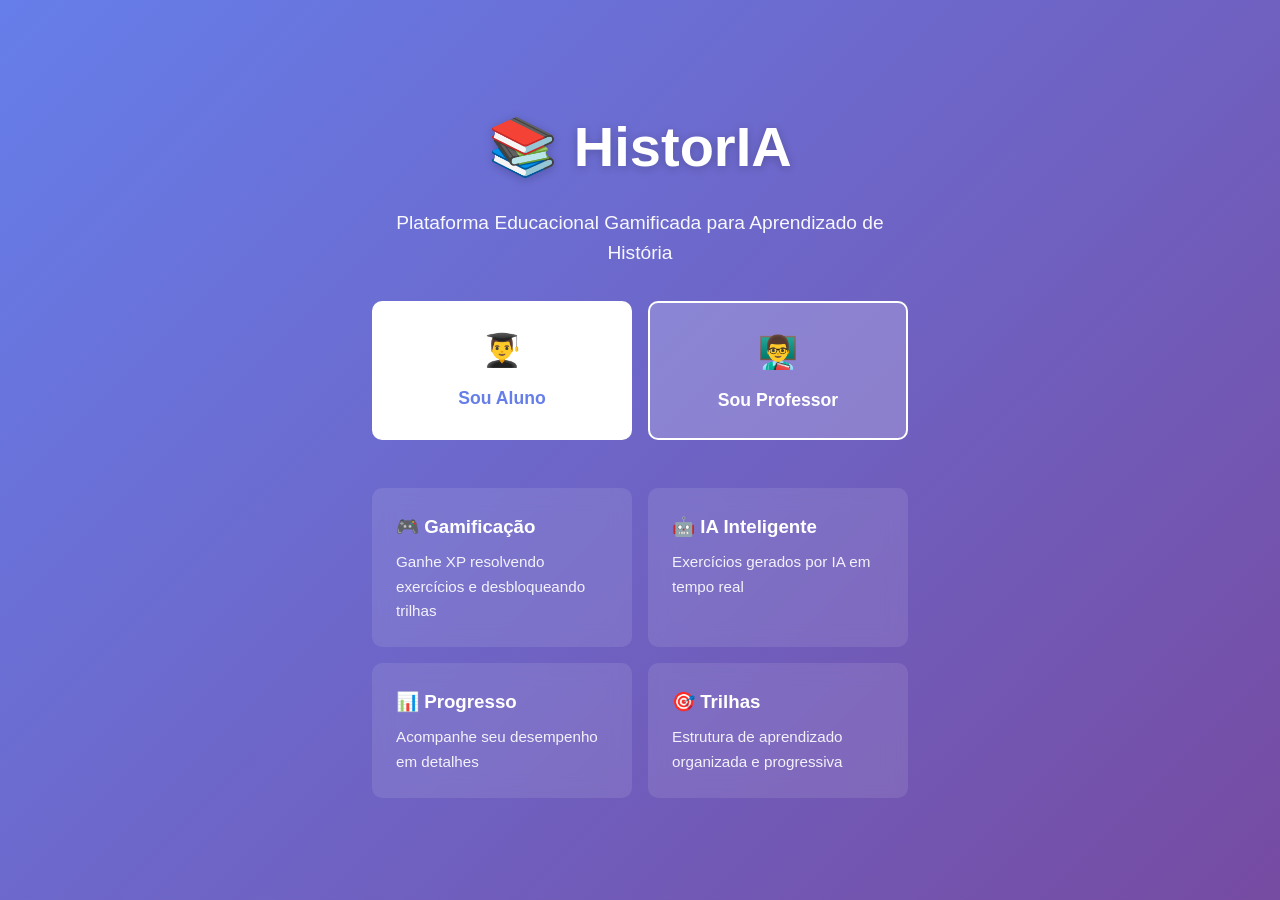
<file: frontend/index.html>
<!DOCTYPE html>
<html lang="pt-BR">
<head>
  <meta charset="UTF-8">
  <meta name="viewport" content="width=device-width, initial-scale=1.0">
  <title>HistorIA - Plataforma Educacional Gamificada</title>
  <link rel="stylesheet" href="css/style.css">
  <style>
    .landing {
      min-height: 100vh;
      background: linear-gradient(135deg, #667eea 0%, #764ba2 100%);
      display: flex;
      align-items: center;
      justify-content: center;
      color: white;
    }

    .landing-content {
      text-align: center;
      max-width: 600px;
      padding: 2rem;
    }

    .landing h1 {
      font-size: 3.5rem;
      margin: 0 0 1rem 0;
      text-shadow: 0 2px 10px rgba(0, 0, 0, 0.2);
    }

    .landing p {
      font-size: 1.2rem;
      margin-bottom: 2rem;
      opacity: 0.95;
    }

    .landing-buttons {
      display: grid;
      grid-template-columns: 1fr 1fr;
      gap: 1rem;
      margin-top: 2rem;
    }

    .landing-button {
      padding: 1.5rem;
      border-radius: 10px;
      border: none;
      font-size: 1.1rem;
      font-weight: 600;
      cursor: pointer;
      transition: all 0.3s;
      text-decoration: none;
      display: flex;
      flex-direction: column;
      align-items: center;
      gap: 0.5rem;
    }

    .btn-aluno {
      background: white;
      color: #667eea;
    }

    .btn-aluno:hover {
      transform: translateY(-5px);
      box-shadow: 0 10px 30px rgba(0, 0, 0, 0.2);
    }

    .btn-professor {
      background: rgba(255, 255, 255, 0.2);
      color: white;
      border: 2px solid white;
    }

    .btn-professor:hover {
      background: white;
      color: #667eea;
      transform: translateY(-5px);
    }

    .features {
      display: grid;
      grid-template-columns: repeat(auto-fit, minmax(200px, 1fr));
      gap: 1rem;
      margin-top: 3rem;
      text-align: left;
    }

    .feature {
      background: rgba(255, 255, 255, 0.1);
      padding: 1.5rem;
      border-radius: 10px;
      backdrop-filter: blur(10px);
    }

    .feature h3 {
      margin: 0 0 0.5rem 0;
    }

    .feature p {
      margin: 0;
      font-size: 0.95rem;
      opacity: 0.9;
    }

    @media (max-width: 768px) {
      .landing h1 {
        font-size: 2rem;
      }

      .landing-buttons {
        grid-template-columns: 1fr;
      }

      .features {
        grid-template-columns: 1fr;
      }
    }
  </style>
</head>
<body>
  <div class="landing">
    <div class="landing-content">
      <h1>📚 HistorIA</h1>
      <p>Plataforma Educacional Gamificada para Aprendizado de História</p>

      <div class="landing-buttons">
        <a href="login.html" class="landing-button btn-aluno">
          <div style="font-size: 2rem;">👨‍🎓</div>
          <div>Sou Aluno</div>
        </a>
        <a href="login.html" class="landing-button btn-professor">
          <div style="font-size: 2rem;">👨‍🏫</div>
          <div>Sou Professor</div>
        </a>
      </div>

      <div class="features">
        <div class="feature">
          <h3>🎮 Gamificação</h3>
          <p>Ganhe XP resolvendo exercícios e desbloqueando trilhas</p>
        </div>
        <div class="feature">
          <h3>🤖 IA Inteligente</h3>
          <p>Exercícios gerados por IA em tempo real</p>
        </div>
        <div class="feature">
          <h3>📊 Progresso</h3>
          <p>Acompanhe seu desempenho em detalhes</p>
        </div>
        <div class="feature">
          <h3>🎯 Trilhas</h3>
          <p>Estrutura de aprendizado organizada e progressiva</p>
        </div>
      </div>
    </div>
  </div>

  <script src="js/state.js"></script>
  <script>
    // Se já está logado, redirecionar
    const usuario = JSON.parse(localStorage.getItem("usuario") || "{}");
    if (usuario.id) {
      if (usuario.tipo === "professor") {
        window.location.href = "/professor.html";
      } else {
        window.location.href = "/aluno.html";
      }
    }
  </script>
</body>
</html>
</file>
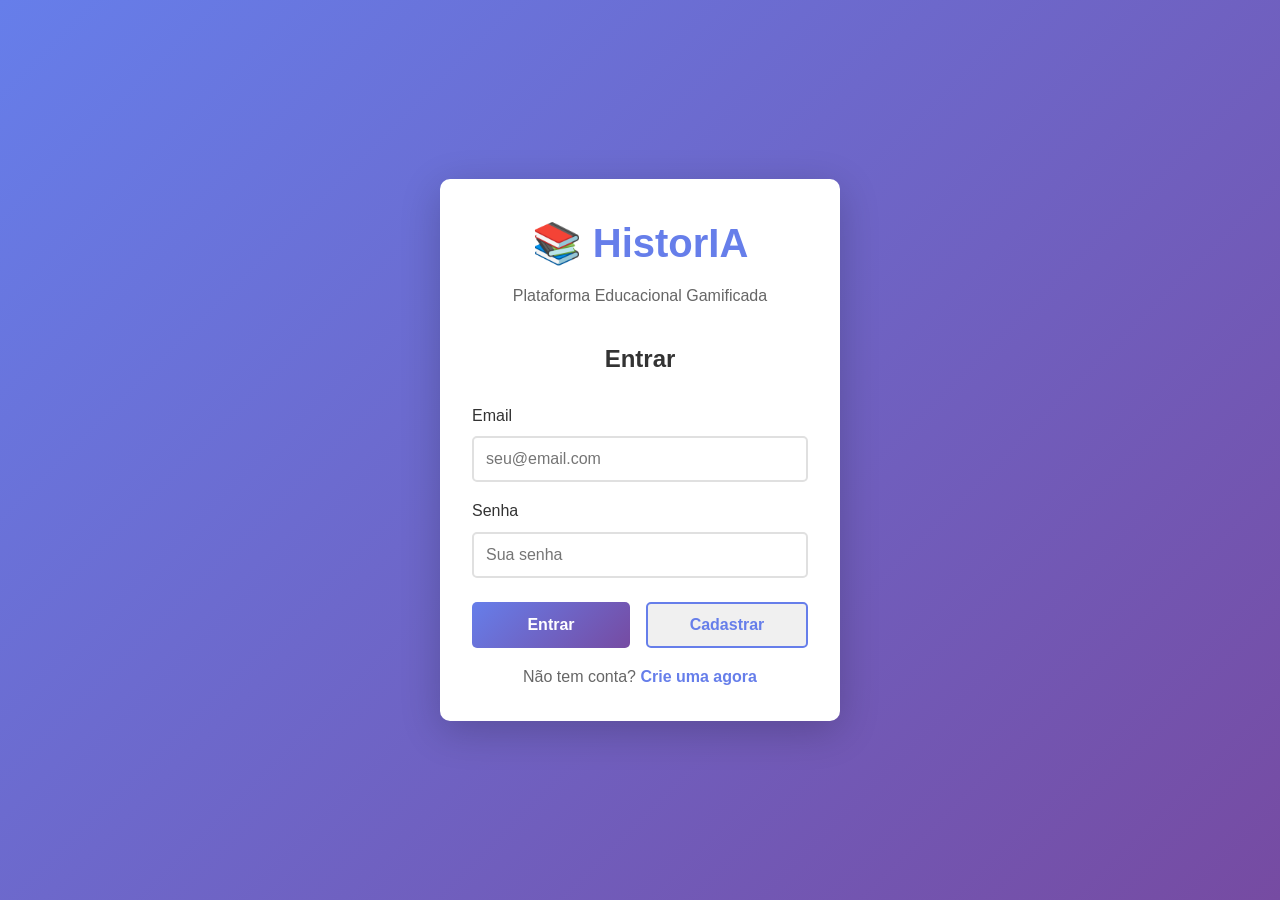
<file: frontend/login.html>
<!DOCTYPE html>
<html lang="pt-BR">
<head>
  <meta charset="UTF-8">
  <meta name="viewport" content="width=device-width, initial-scale=1.0">
  <title>HistorIA - Autenticação</title>
  <link rel="stylesheet" href="css/style.css">
  <style>
    body {
      display: flex;
      justify-content: center;
      align-items: center;
      height: 100vh;
      margin: 0;
      background: linear-gradient(135deg, #667eea 0%, #764ba2 100%);
      font-family: 'Segoe UI', Tahoma, Geneva, Verdana, sans-serif;
    }

    .auth-container {
      background: white;
      padding: 2rem;
      border-radius: 10px;
      box-shadow: 0 10px 40px rgba(0, 0, 0, 0.2);
      width: 100%;
      max-width: 400px;
    }

    .auth-header {
      text-align: center;
      margin-bottom: 2rem;
    }

    .auth-header h1 {
      color: #667eea;
      margin: 0;
      font-size: 2.5rem;
    }

    .auth-header p {
      color: #666;
      margin: 0.5rem 0 0 0;
    }

    .form-group {
      margin-bottom: 1rem;
    }

    label {
      display: block;
      margin-bottom: 0.5rem;
      color: #333;
      font-weight: 500;
    }

    input, select {
      width: 100%;
      padding: 0.75rem;
      border: 2px solid #e0e0e0;
      border-radius: 5px;
      font-size: 1rem;
      transition: border-color 0.3s;
      box-sizing: border-box;
    }

    input:focus, select:focus {
      outline: none;
      border-color: #667eea;
    }

    .form-buttons {
      display: flex;
      gap: 1rem;
      margin-top: 1.5rem;
    }

    .btn {
      flex: 1;
      padding: 0.75rem;
      border: none;
      border-radius: 5px;
      font-size: 1rem;
      font-weight: 600;
      cursor: pointer;
      transition: all 0.3s;
    }

    .btn-primary {
      background: linear-gradient(135deg, #667eea 0%, #764ba2 100%);
      color: white;
    }

    .btn-primary:hover {
      transform: translateY(-2px);
      box-shadow: 0 5px 15px rgba(102, 126, 234, 0.4);
    }

    .btn-secondary {
      background: #f0f0f0;
      color: #667eea;
      border: 2px solid #667eea;
    }

    .btn-secondary:hover {
      background: #667eea;
      color: white;
    }

    .toggle-form {
      text-align: center;
      margin-top: 1rem;
      color: #666;
    }

    .toggle-form a {
      color: #667eea;
      text-decoration: none;
      font-weight: 600;
      cursor: pointer;
    }

    .toggle-form a:hover {
      text-decoration: underline;
    }

    .alert {
      padding: 1rem;
      border-radius: 5px;
      margin-bottom: 1rem;
      display: none;
    }

    .alert.show {
      display: block;
    }

    .alert-error {
      background: #fee;
      color: #c33;
      border: 1px solid #fcc;
    }

    .alert-success {
      background: #efe;
      color: #3c3;
      border: 1px solid #cfc;
    }

    .form-section {
      display: none;
    }

    .form-section.active {
      display: block;
    }

    .tipo-select {
      display: grid;
      grid-template-columns: 1fr 1fr;
      gap: 1rem;
      margin-bottom: 1rem;
    }

    .tipo-option {
      padding: 1rem;
      border: 2px solid #e0e0e0;
      border-radius: 5px;
      text-align: center;
      cursor: pointer;
      transition: all 0.3s;
    }

    .tipo-option:hover {
      border-color: #667eea;
      background: #f7f7ff;
    }

    .tipo-option.selected {
      background: #667eea;
      color: white;
      border-color: #667eea;
    }

    .tipo-option input {
      display: none;
    }
  </style>
</head>
<body>
  <div class="auth-container">
    <div class="auth-header">
      <h1>📚 HistorIA</h1>
      <p>Plataforma Educacional Gamificada</p>
    </div>

    <div id="alert" class="alert"></div>

    <!-- SEÇÃO LOGIN -->
    <div id="loginForm" class="form-section active">
      <h2 style="text-align: center; color: #333; margin-bottom: 1.5rem;">Entrar</h2>
      
      <div class="form-group">
        <label for="loginEmail">Email</label>
        <input type="email" id="loginEmail" placeholder="seu@email.com">
      </div>

      <div class="form-group">
        <label for="loginSenha">Senha</label>
        <input type="password" id="loginSenha" placeholder="Sua senha">
      </div>

      <div class="form-buttons">
        <button class="btn btn-primary" onclick="handleLogin()">Entrar</button>
        <button class="btn btn-secondary" onclick="toggleForm()">Cadastrar</button>
      </div>

      <div class="toggle-form">
        Não tem conta? <a onclick="toggleForm()">Crie uma agora</a>
      </div>
    </div>

    <!-- SEÇÃO REGISTRO -->
    <div id="registerForm" class="form-section">
      <h2 style="text-align: center; color: #333; margin-bottom: 1.5rem;">Cadastrar</h2>
      
      <div class="form-group">
        <label>Tipo de Conta</label>
        <div class="tipo-select" id="tipoSelect">
          <div class="tipo-option" onclick="selecionarTipo('aluno', this)">
            <div style="font-size: 1.5rem; margin-bottom: 0.5rem;">👨‍🎓</div>
            <div>Aluno</div>
          </div>
          <div class="tipo-option" onclick="selecionarTipo('professor', this)">
            <div style="font-size: 1.5rem; margin-bottom: 0.5rem;">👨‍🏫</div>
            <div>Professor</div>
          </div>
        </div>
      </div>

      <div class="form-group">
        <label for="registerNome">Nome</label>
        <input type="text" id="registerNome" placeholder="Seu nome completo">
      </div>

      <div class="form-group">
        <label for="registerEmail">Email</label>
        <input type="email" id="registerEmail" placeholder="seu@email.com">
      </div>

      <div class="form-group">
        <label for="registerSenha">Senha</label>
        <input type="password" id="registerSenha" placeholder="Escolha uma senha forte">
      </div>

      <div class="form-group">
        <label for="registerConfirm">Confirmar Senha</label>
        <input type="password" id="registerConfirm" placeholder="Confirme sua senha">
      </div>

      <div class="form-buttons">
        <button class="btn btn-primary" onclick="handleRegister()">Cadastrar</button>
        <button class="btn btn-secondary" onclick="toggleForm()">Voltar</button>
      </div>

      <div class="toggle-form">
        Já tem conta? <a onclick="toggleForm()">Faça login</a>
      </div>
    </div>
  </div>

  <script src="js/api.js"></script>
  <script src="js/auth.js"></script>
  <script src="js/state.js"></script>

  <script>
    let tipoSelecionado = null;

    function toggleForm() {
      document.getElementById('loginForm').classList.toggle('active');
      document.getElementById('registerForm').classList.toggle('active');
      document.getElementById('alert').classList.remove('show');
      limparFormularios();
    }

    function selecionarTipo(tipo, elemento) {
      tipoSelecionado = tipo;
      document.querySelectorAll('.tipo-option').forEach(el => {
        el.classList.remove('selected');
      });
      elemento.classList.add('selected');
    }

    function mostrarAlerta(mensagem, tipo) {
      const alert = document.getElementById('alert');
      alert.textContent = mensagem;
      alert.className = `alert show alert-${tipo}`;
      setTimeout(() => {
        alert.classList.remove('show');
      }, 4000);
    }

    async function handleLogin() {
      const email = document.getElementById('loginEmail').value.trim();
      const senha = document.getElementById('loginSenha').value;

      if (!email || !senha) {
        mostrarAlerta('❌ Preencha todos os campos', 'error');
        return;
      }

      if (!validarEmail(email)) {
        mostrarAlerta('❌ Email inválido', 'error');
        return;
      }

      try {
        const res = await fetch('/auth/login', {
          method: 'POST',
          headers: { 'Content-Type': 'application/json' },
          body: JSON.stringify({ email, senha })
        });

        const data = await res.json();

        if (!res.ok) {
          mostrarAlerta(`❌ ${data.detail || 'Erro no login'}`, 'error');
          return;
        }

        mostrarAlerta('✅ Login realizado com sucesso!', 'success');
        setUsuario(data.data);
        
        setTimeout(() => {
          if (data.data.tipo === 'professor') {
            window.location.href = '/professor.html';
          } else {
            window.location.href = '/aluno.html';
          }
        }, 1000);

      } catch (erro) {
        mostrarAlerta(`❌ Erro: ${erro.message}`, 'error');
      }
    }

    async function handleRegister() {
      const nome = document.getElementById('registerNome').value.trim();
      const email = document.getElementById('registerEmail').value.trim();
      const senha = document.getElementById('registerSenha').value;
      const confirm = document.getElementById('registerConfirm').value;

      if (!nome || !email || !senha || !confirm) {
        mostrarAlerta('❌ Preencha todos os campos', 'error');
        return;
      }

      if (!validarEmail(email)) {
        mostrarAlerta('❌ Email inválido', 'error');
        return;
      }

      if (senha.length < 6) {
        mostrarAlerta('❌ Senha deve ter no mínimo 6 caracteres', 'error');
        return;
      }

      if (senha !== confirm) {
        mostrarAlerta('❌ As senhas não conferem', 'error');
        return;
      }

      if (!tipoSelecionado) {
        mostrarAlerta('❌ Selecione o tipo de conta', 'error');
        return;
      }

      try {
        const res = await fetch('/auth/registrar', {
          method: 'POST',
          headers: { 'Content-Type': 'application/json' },
          body: JSON.stringify({
            nome,
            email,
            senha,
            tipo: tipoSelecionado
          })
        });

        const data = await res.json();

        if (!res.ok) {
          mostrarAlerta(`❌ ${data.detail || 'Erro no cadastro'}`, 'error');
          return;
        }

        mostrarAlerta('✅ Cadastro realizado com sucesso! Faça login agora.', 'success');
        setTimeout(() => {
          toggleForm();
          limparFormularios();
        }, 1500);

      } catch (erro) {
        mostrarAlerta(`❌ Erro: ${erro.message}`, 'error');
      }
    }

    function limparFormularios() {
      document.getElementById('loginEmail').value = '';
      document.getElementById('loginSenha').value = '';
      document.getElementById('registerNome').value = '';
      document.getElementById('registerEmail').value = '';
      document.getElementById('registerSenha').value = '';
      document.getElementById('registerConfirm').value = '';
      tipoSelecionado = null;
      document.querySelectorAll('.tipo-option').forEach(el => {
        el.classList.remove('selected');
      });
    }

    function validarEmail(email) {
      const regex = /^[^\s@]+@[^\s@]+\.[^\s@]+$/;
      return regex.test(email);
    }

    // Enter para submeter
    document.addEventListener('keypress', (e) => {
      if (e.key === 'Enter') {
        if (document.getElementById('loginForm').classList.contains('active')) {
          handleLogin();
        } else {
          handleRegister();
        }
      }
    });
  </script>
</body>
</html>
</file>
<file: frontend/css/style.css>
/* ========== RESET E VARIÁVEIS ========== */
:root {
  --primary: #667eea;
  --primary-dark: #764ba2;
  --success: #48bb78;
  --danger: #f56565;
  --warning: #f6ad55;
  --gray-light: #f7fafc;
  --gray-dark: #2d3748;
  --spacing: 1rem;
  --border-radius: 8px;
  --shadow: 0 4px 12px rgba(0, 0, 0, 0.1);
}

* {
  margin: 0;
  padding: 0;
  box-sizing: border-box;
}

body {
  font-family: 'Segoe UI', Tahoma, Geneva, Verdana, sans-serif;
  background: #f5f7fa;
  color: #2d3748;
  line-height: 1.6;
}

/* ========== LAYOUT ========== */
.container {
  max-width: 1200px;
  margin: 0 auto;
  padding: var(--spacing);
}

.header {
  background: linear-gradient(135deg, var(--primary) 0%, var(--primary-dark) 100%);
  color: white;
  padding: 2rem;
  border-radius: 0 0 var(--border-radius) var(--border-radius);
  box-shadow: var(--shadow);
  display: flex;
  justify-content: space-between;
  align-items: center;
  margin-bottom: 2rem;
}

.header h1 {
  font-size: 2rem;
  margin: 0;
}

.header .user-info {
  display: flex;
  align-items: center;
  gap: 1rem;
}

.header .user-info span {
  font-size: 0.9rem;
  opacity: 0.9;
}

/* ========== BOTÕES ========== */
.btn {
  padding: 0.75rem 1.5rem;
  border: none;
  border-radius: var(--border-radius);
  font-size: 1rem;
  font-weight: 600;
  cursor: pointer;
  transition: all 0.3s;
  display: inline-block;
}

.btn-primary {
  background: linear-gradient(135deg, var(--primary) 0%, var(--primary-dark) 100%);
  color: white;
}

.btn-primary:hover {
  transform: translateY(-2px);
  box-shadow: 0 8px 20px rgba(102, 126, 234, 0.3);
}

.btn-secondary {
  background: white;
  color: var(--primary);
  border: 2px solid var(--primary);
}

.btn-secondary:hover {
  background: var(--gray-light);
}

.btn-danger {
  background: var(--danger);
  color: white;
}

.btn-danger:hover {
  opacity: 0.9;
}

.btn-success {
  background: var(--success);
  color: white;
}

.btn-success:hover {
  opacity: 0.9;
}

.btn-small {
  padding: 0.5rem 1rem;
  font-size: 0.9rem;
}

.btn-group {
  display: flex;
  gap: 0.5rem;
  flex-wrap: wrap;
}

/* ========== CARD ========== */
.card {
  background: white;
  border-radius: var(--border-radius);
  box-shadow: var(--shadow);
  padding: 1.5rem;
  margin-bottom: 1.5rem;
  transition: all 0.3s;
}

.card:hover {
  box-shadow: 0 8px 20px rgba(0, 0, 0, 0.15);
}

.card-title {
  font-size: 1.25rem;
  font-weight: 700;
  color: var(--gray-dark);
  margin-bottom: 1rem;
  display: flex;
  justify-content: space-between;
  align-items: center;
}

.card-body {
  color: #4a5568;
}

/* ========== FORM ========== */
.form-group {
  margin-bottom: 1.5rem;
}

label {
  display: block;
  margin-bottom: 0.5rem;
  color: var(--gray-dark);
  font-weight: 600;
}

input,
select,
textarea {
  width: 100%;
  padding: 0.75rem;
  border: 2px solid #e2e8f0;
  border-radius: var(--border-radius);
  font-size: 1rem;
  transition: border-color 0.3s;
  font-family: inherit;
}

input:focus,
select:focus,
textarea:focus {
  outline: none;
  border-color: var(--primary);
  box-shadow: 0 0 0 3px rgba(102, 126, 234, 0.1);
}

textarea {
  resize: vertical;
  min-height: 100px;
}

/* ========== GRID ========== */
.grid {
  display: grid;
  gap: var(--spacing);
}

.grid-2 {
  grid-template-columns: repeat(auto-fit, minmax(300px, 1fr));
}

.grid-3 {
  grid-template-columns: repeat(auto-fit, minmax(250px, 1fr));
}

/* ========== ALERT ========== */
.alert {
  padding: 1rem;
  border-radius: var(--border-radius);
  margin-bottom: 1rem;
  display: none;
  border-left: 4px solid;
}

.alert.show {
  display: block;
}

.alert-success {
  background: #c6f6d5;
  color: #22543d;
  border-color: #48bb78;
}

.alert-error {
  background: #fed7d7;
  color: #742a2a;
  border-color: #f56565;
}

.alert-info {
  background: #bee3f8;
  color: #2c5282;
  border-color: #4299e1;
}

/* ========== MODAL ========== */
.modal {
  display: none;
  position: fixed;
  z-index: 1000;
  left: 0;
  top: 0;
  width: 100%;
  height: 100%;
  background: rgba(0, 0, 0, 0.5);
  animation: fadeIn 0.3s;
}

.modal.show {
  display: flex;
  justify-content: center;
  align-items: center;
}

.modal-content {
  background: white;
  padding: 2rem;
  border-radius: var(--border-radius);
  max-width: 500px;
  width: 90%;
  max-height: 90vh;
  overflow-y: auto;
  box-shadow: 0 20px 60px rgba(0, 0, 0, 0.3);
}

.modal-header {
  display: flex;
  justify-content: space-between;
  align-items: center;
  margin-bottom: 1.5rem;
  border-bottom: 2px solid #e2e8f0;
  padding-bottom: 1rem;
}

.modal-header h2 {
  margin: 0;
  color: var(--gray-dark);
}

.modal-close {
  background: none;
  border: none;
  font-size: 1.5rem;
  cursor: pointer;
  color: #718096;
}

.modal-close:hover {
  color: var(--gray-dark);
}

/* ========== LISTA ========== */
.list {
  list-style: none;
}

.list-item {
  padding: 1rem;
  border-bottom: 1px solid #e2e8f0;
  display: flex;
  justify-content: space-between;
  align-items: center;
}

.list-item:last-child {
  border-bottom: none;
}

.list-item-title {
  font-weight: 600;
  color: var(--gray-dark);
}

.list-item-desc {
  font-size: 0.9rem;
  color: #718096;
  margin-top: 0.25rem;
}

/* ========== BADGE ========== */
.badge {
  display: inline-block;
  padding: 0.25rem 0.75rem;
  border-radius: 20px;
  font-size: 0.85rem;
  font-weight: 600;
}

.badge-primary {
  background: rgba(102, 126, 234, 0.2);
  color: var(--primary);
}

.badge-success {
  background: rgba(72, 187, 120, 0.2);
  color: var(--success);
}

.badge-danger {
  background: rgba(245, 101, 101, 0.2);
  color: var(--danger);
}

/* ========== TABS ========== */
.tabs {
  display: flex;
  border-bottom: 2px solid #e2e8f0;
  margin-bottom: 1.5rem;
  gap: 1rem;
}

.tab-button {
  background: none;
  border: none;
  padding: 1rem;
  font-size: 1rem;
  font-weight: 600;
  cursor: pointer;
  color: #718096;
  border-bottom: 3px solid transparent;
  transition: all 0.3s;
  margin-bottom: -2px;
}

.tab-button.active {
  color: var(--primary);
  border-bottom-color: var(--primary);
}

.tab-content {
  display: none;
}

.tab-content.active {
  display: block;
}

/* ========== STATS ========== */
.stats {
  display: grid;
  grid-template-columns: repeat(auto-fit, minmax(150px, 1fr));
  gap: 1rem;
  margin-bottom: 2rem;
}

.stat-card {
  background: white;
  padding: 1.5rem;
  border-radius: var(--border-radius);
  box-shadow: var(--shadow);
  text-align: center;
}

.stat-value {
  font-size: 2rem;
  font-weight: 700;
  color: var(--primary);
}

.stat-label {
  font-size: 0.9rem;
  color: #718096;
  margin-top: 0.5rem;
}

/* ========== LOADER ========== */
.loader {
  border: 4px solid #f3f4f6;
  border-top: 4px solid var(--primary);
  border-radius: 50%;
  width: 40px;
  height: 40px;
  animation: spin 1s linear infinite;
  margin: 2rem auto;
}

@keyframes spin {
  0% {
    transform: rotate(0deg);
  }
  100% {
    transform: rotate(360deg);
  }
}

/* ========== RESPONSIVE ========== */
@media (max-width: 768px) {
  .header {
    flex-direction: column;
    gap: 1rem;
    text-align: center;
  }

  .header h1 {
    font-size: 1.5rem;
  }

  .grid-2,
  .grid-3 {
    grid-template-columns: 1fr;
  }

  .btn-group {
    flex-direction: column;
  }

  .btn {
    width: 100%;
    text-align: center;
  }

  .tabs {
    flex-wrap: wrap;
  }
}

/* ========== ANIMAÇÕES ========== */
@keyframes fadeIn {
  from {
    opacity: 0;
  }
  to {
    opacity: 1;
  }
}

@keyframes slideIn {
  from {
    transform: translateY(-10px);
    opacity: 0;
  }
  to {
    transform: translateY(0);
    opacity: 1;
  }
}

.animated {
  animation: slideIn 0.3s ease-in-out;
}
</file>
